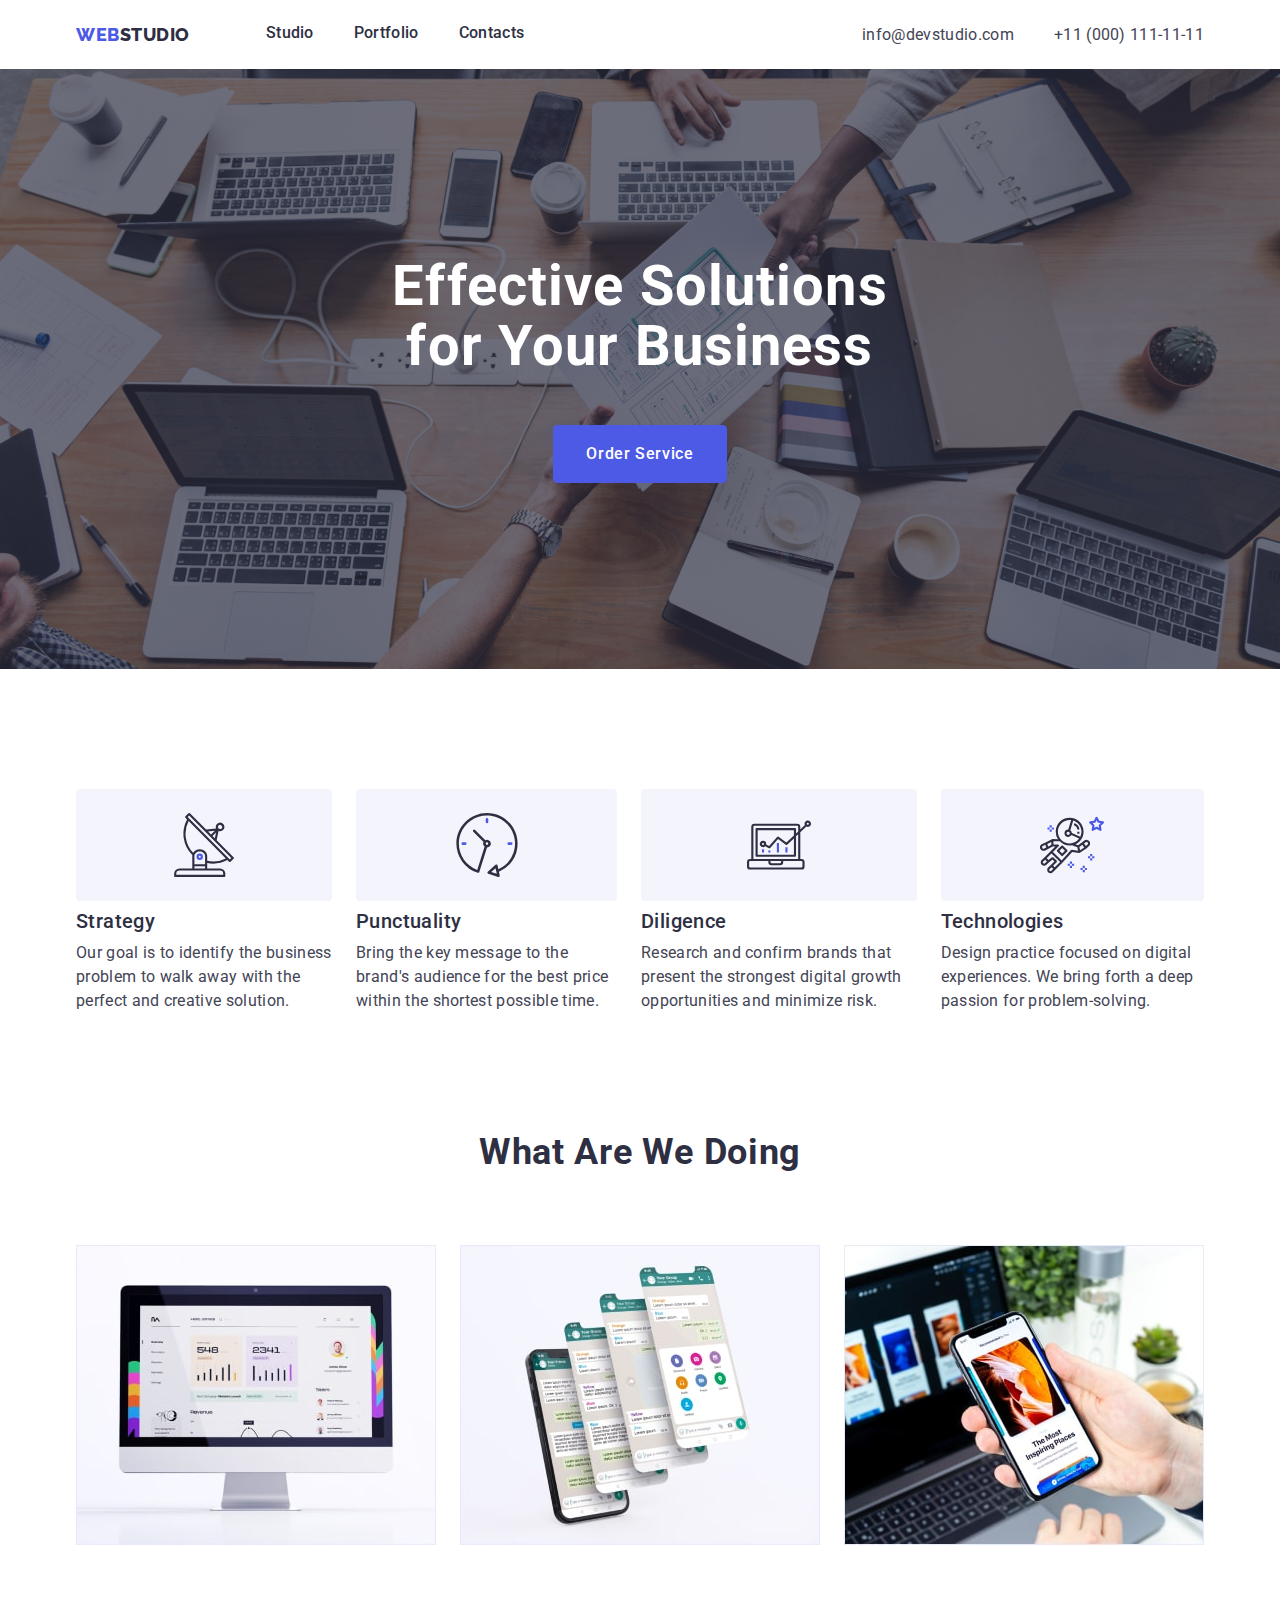
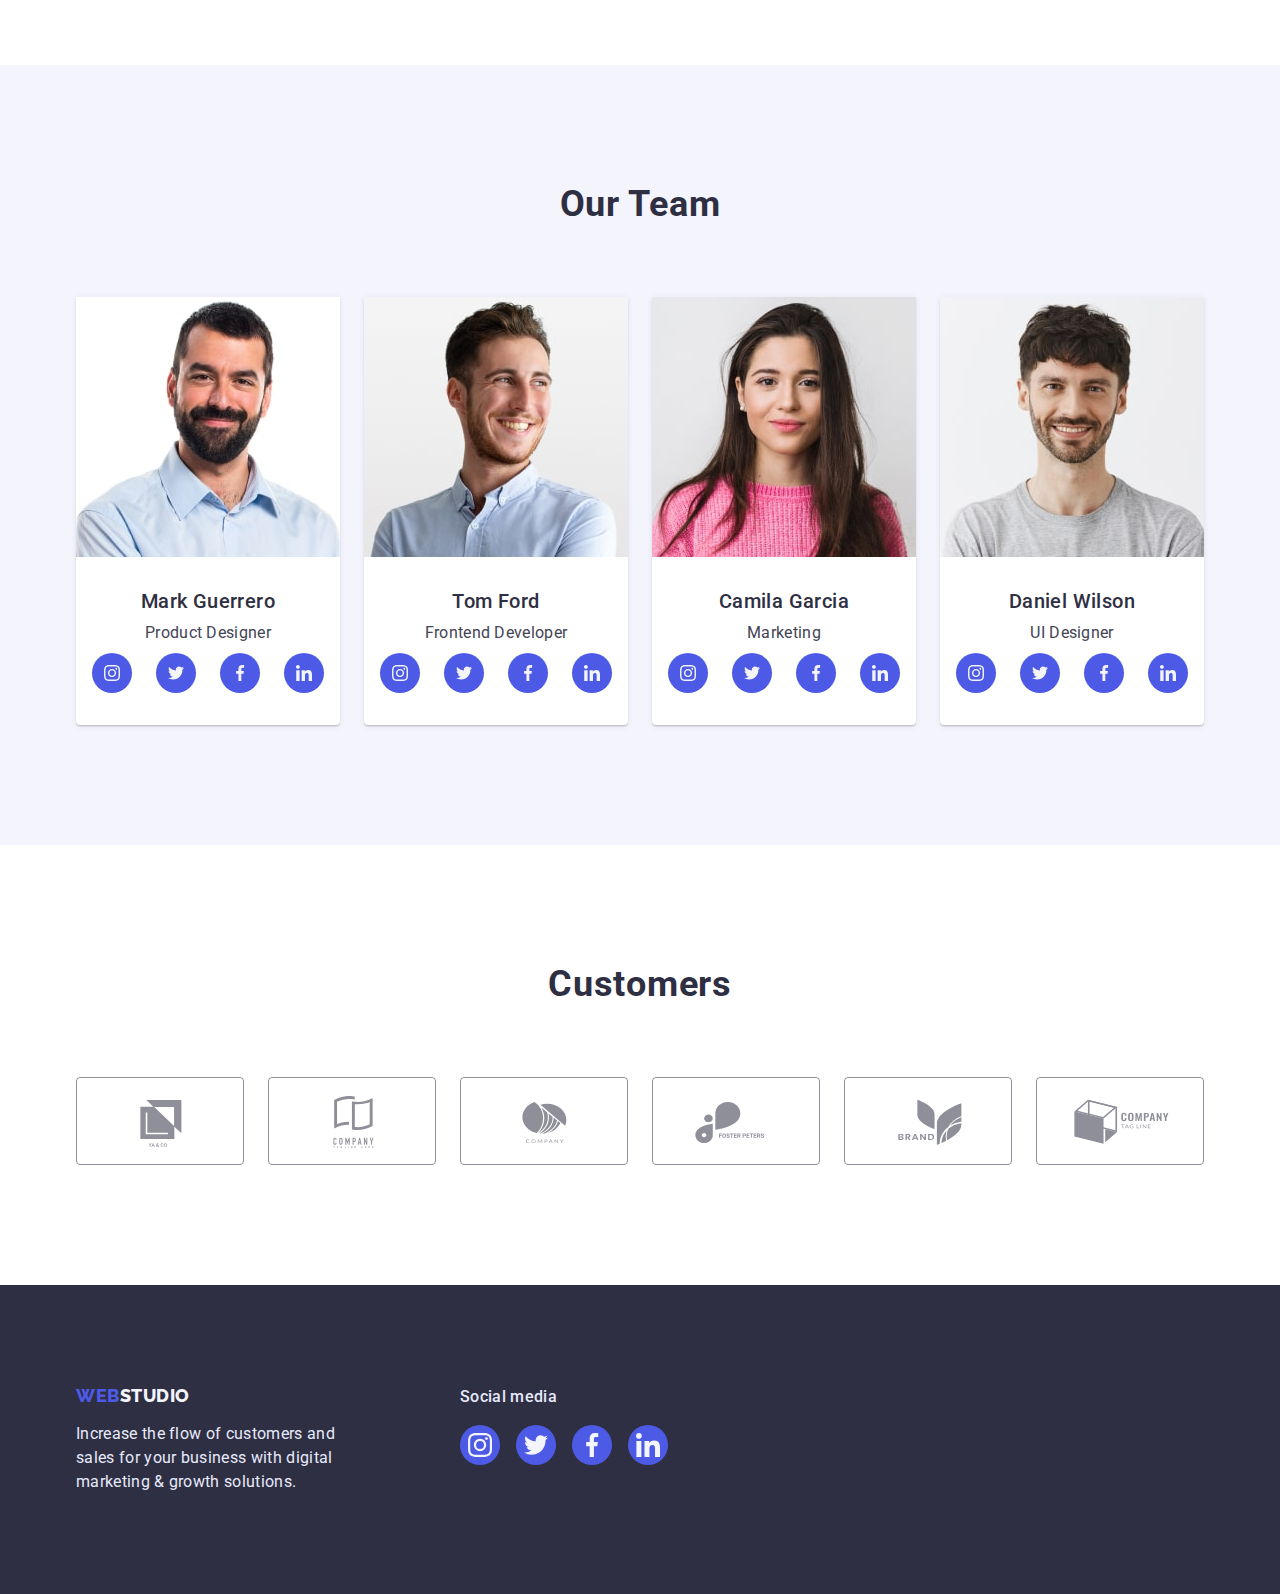
<file: index.html>
<!DOCTYPE html>
<html lang="en">
  <head>
    <meta charset="UTF-8" />
    <meta http-equiv="X-UA-Compatible" content="IE=edge" />
    <meta name="viewport" content="width=device-width, initial-scale=1.0" />
    <title>webstudio</title>
    <link rel="preconnect" href="https://fonts.googleapis.com" />
    <link rel="preconnect" href="https://fonts.gstatic.com" crossorigin />
    <link
      href="https://fonts.googleapis.com/css2?family=Raleway:wght@800&family=Roboto:wght@400;500;700;900&display=swap"
      rel="stylesheet"
    />
    <link
      rel="stylesheet"
      href="https://cdnjs.cloudflare.com/ajax/libs/modern-normalize/1.1.0/modern-normalize.min.css"
    />
    <link rel="stylesheet" href="./style.css" />
  </head>
  <body>
    <!-- HEADER -->
    <header>
      <div class="container main-nav">
        <!-- NAVIGATION -->
        <nav class="nav-item">
          <a href="./index.html" class="logo link">
            web<span class="up">Studio</span>
          </a>

          <ul class="site-nav list">
            <li class="item">
              <a href="./index.html" class="link">Studio</a>
            </li>
            <li class="item">
              <a href="./portfolio.html" class="link">Portfolio</a>
            </li>
            <li class="item"><a href="" class="link">Contacts</a></li>
          </ul>
        </nav>
        <!-- ADDRESS -->
        <address class="adr">
          <ul class="auth-nav list">
            <li class="item">
              <a href="mailto:info@devstudio.com" class="link"
                >info@devstudio.com</a
              >
            </li>
            <li class="item">
              <a href="tel:+11(000)111-11-11" class="link"
                >+11 (000) 111-11-11</a
              >
            </li>
          </ul>
        </address>
      </div>
    </header>
    <main>
      <!--hero_image(button)-->
      <section class="hero">
        <div class="container">
          <h1 class="hero-titele">Effective Solutions for Your Business</h1>
          <button type="button" class="button primary">Order Service</button>
        </div>
      </section>
      <!-- volues_of_the_company -->
      <section class="section">
        <div class="container">
          <h2 class="section-titel visually-hidden">Volues of the company</h2>
          <ul class="list card">
            <li class="item">
              <div class="icon-frame">
                <svg class="icon-volues" width="64" height="64">
                  <use href="./images/icons.svg#icon-antenna"></use>
                </svg>
              </div>
              <h3 class="section-item .icon-antena">Strategy</h3>
              <p class="exp">
                Our goal is to identify the business problem to walk away with
                the perfect and creative solution.
              </p>
            </li>
            <li class="item">
              <div class="icon-frame">
                <svg class="icon-volues" width="64" height="64">
                  <use href="./images/icons.svg#icon-clock"></use>
                </svg>
              </div>
              <h3 class="section-item">Punctuality</h3>
              <p class="exp">
                Bring the key message to the brand's audience for the best price
                within the shortest possible time.
              </p>
            </li>
            <li class="item">
              <div class="icon-frame">
                <svg class="icon-volues" width="64" height="64">
                  <use href="./images/icons.svg#icon-diagram"></use>
                </svg>
              </div>
              <h3 class="section-item">Diligence</h3>
              <p class="exp">
                Research and confirm brands that present the strongest digital
                growth opportunities and minimize risk.
              </p>
            </li>
            <li class="item">
              <div class="icon-frame">
                <svg class="icon-volues" width="64" height="64">
                  <use href="./images/icons.svg#icon-astronaut"></use>
                </svg>
              </div>
              <h3 class="section-item">Technologies</h3>
              <p class="exp">
                Design practice focused on digital experiences. We bring forth a
                deep passion for problem-solving.
              </p>
            </li>
          </ul>
        </div>
      </section>
      <!-- what_are_we_doing -->
      <section class="section-we-doing">
        <div class="container">
          <h2 class="section-titales">What are we doing</h2>
          <ul class="list card we-doing">
            <li class="item">
              <img src="./images/w_a_d_1.jpg" alt="big screen" width="360" />
            </li>
            <li class="item">
              <img src="./images/w_a_d_2.jpg" alt="phone app" width="360" />
            </li>
            <li class="item">
              <img src="./images/w_a_d_3.jpg" alt="mobile screen" width="360" />
            </li>
          </ul>
        </div>
      </section>
      <!-- Our-team -->
      <section class="team">
        <div class="container">
          <h2 class="section-titales head">Our team</h2>
          <ul class="list card teams">
            <li class="item">
              <img
                src="./images/mark_guerrero.jpg"
                alt="Foto of Mark Guerrero"
                width="264"
              />
              <div class="card-content">
                <h3 class="section-item desc">Mark Guerrero</h3>
                <p class="exp speciality">Product Designer</p>
                <ul class="social-networks list">
                  <li class="social-item">
                    <a href="#" class="social-link">
                      <svg class="social-icon" width="16" height="16">
                        <use href="./images/icons.svg#icon-instagram"></use>
                      </svg>
                    </a>
                  </li>
                  <li class="social-item">
                    <a href="#" class="social-link">
                      <svg class="social-icon" width="16" height="16">
                        <use href="./images/icons.svg#icon-twitter"></use>
                      </svg>
                    </a>
                  </li>
                  <li class="social-item">
                    <a href="#" class="social-link">
                      <svg class="social-icon" width="16" height="16">
                        <use href="./images/icons.svg#icon-facebook"></use>
                      </svg>
                    </a>
                  </li>
                  <li class="social-item">
                    <a href="#" class="social-link">
                      <svg class="social-icon" width="16" height="16">
                        <use href="./images/icons.svg#icon-linkedin"></use>
                      </svg>
                    </a>
                  </li>
                </ul>
              </div>
            </li>
            <li class="item">
              <img
                src="./images/tom_ford.jpg"
                alt="Foto of Tom Ford"
                width="264"
              />

              <div class="card-content">
                <h3 class="section-item desc">Tom Ford</h3>
                <p class="exp speciality">Frontend Developer</p>
                <ul class="social-networks list">
                  <li class="social-item">
                    <a href="#" class="social-link">
                      <svg class="social-icon" width="16" height="16">
                        <use href="./images/icons.svg#icon-instagram"></use>
                      </svg>
                    </a>
                  </li>
                  <li class="social-item">
                    <a href="#" class="social-link">
                      <svg class="social-icon" width="16" height="16">
                        <use href="./images/icons.svg#icon-twitter"></use>
                      </svg>
                    </a>
                  </li>
                  <li class="social-item">
                    <a href="#" class="social-link">
                      <svg class="social-icon" width="16" height="16">
                        <use href="./images/icons.svg#icon-facebook"></use>
                      </svg>
                    </a>
                  </li>
                  <li class="social-item">
                    <a href="#" class="social-link">
                      <svg class="social-icon" width="16" height="16">
                        <use href="./images/icons.svg#icon-linkedin"></use>
                      </svg>
                    </a>
                  </li>
                </ul>
              </div>
            </li>
            <li class="item">
              <img
                src="./images/camila_garcia.jpg"
                alt="Foto of Camila Garcia"
                width="264"
              />
              <div class="card-content">
                <h3 class="section-item desc">Camila Garcia</h3>
                <p class="exp speciality">Marketing</p>
                <ul class="social-networks list">
                  <li class="social-item">
                    <a href="#" class="social-link">
                      <svg class="social-icon" width="16" height="16">
                        <use href="./images/icons.svg#icon-instagram"></use>
                      </svg>
                    </a>
                  </li>
                  <li class="social-item">
                    <a href="#" class="social-link">
                      <svg class="social-icon" width="16" height="16">
                        <use href="./images/icons.svg#icon-twitter"></use>
                      </svg>
                    </a>
                  </li>
                  <li class="social-item">
                    <a href="#" class="social-link">
                      <svg class="social-icon" width="16" height="16">
                        <use href="./images/icons.svg#icon-facebook"></use>
                      </svg>
                    </a>
                  </li>
                  <li class="social-item">
                    <a href="#" class="social-link">
                      <svg class="social-icon" width="16" height="16">
                        <use href="./images/icons.svg#icon-linkedin"></use>
                      </svg>
                    </a>
                  </li>
                </ul>
              </div>
            </li>
            <li class="item">
              <img
                src="./images/daniel_wilson.jpg"
                alt="Foto of Daniel Wilson"
              />
              <div class="card-content desc">
                <h3 class="section-item">Daniel Wilson</h3>
                <p class="exp speciality">UI Designer</p>
                <ul class="social-networks list">
                  <li class="social-item">
                    <a href="#" class="social-link">
                      <svg class="social-icon" width="16" height="16">
                        <use href="./images/icons.svg#icon-instagram"></use>
                      </svg>
                    </a>
                  </li>
                  <li class="social-item">
                    <a href="#" class="social-link">
                      <svg class="social-icon" width="16" height="16">
                        <use href="./images/icons.svg#icon-twitter"></use>
                      </svg>
                    </a>
                  </li>
                  <li class="social-item">
                    <a href="#" class="social-link">
                      <svg class="social-icon" width="16" height="16">
                        <use href="./images/icons.svg#icon-facebook"></use>
                      </svg>
                    </a>
                  </li>
                  <li class="social-item">
                    <a href="#" class="social-link">
                      <svg class="social-icon" width="16" height="16">
                        <use href="./images/icons.svg#icon-linkedin"></use>
                      </svg>
                    </a>
                  </li>
                </ul>
              </div>
            </li>
          </ul>
        </div>
      </section>
      <!-- Customers -->
      <section class="section-customers">
        <div class="container">
          <h2 class="section-titales">Customers</h2>
          <ul class="clients-list list">
            <li class="clients-item">
              <a href="" class="client-link">
                <svg class="client-icon" width="104" height="56">
                  <use href="./images/icons.svg#icon-company01"></use>
                </svg>
              </a>
            </li>
            <li class="clients-item">
              <a href="" class="client-link">
                <svg class="client-icon" width="104" height="56">
                  <use href="./images/icons.svg#icon-company02"></use>
                </svg>
              </a>
            </li>
            <li class="clients-item">
              <a href="" class="client-link">
                <svg class="client-icon" width="104" height="56">
                  <use href="./images/icons.svg#icon-company03"></use>
                </svg>
              </a>
            </li>
            <li class="clients-item">
              <a href="" class="client-link">
                <svg class="client-icon" width="104" height="56">
                  <use href="./images/icons.svg#icon-company04"></use>
                </svg>
              </a>
            </li>
            <li class="clients-item">
              <a href="" class="client-link">
                <svg class="client-icon" width="104" height="56">
                  <use href="./images/icons.svg#icon-company05"></use>
                </svg>
              </a>
            </li>
            <li class="clients-item">
              <a href="" class="client-link">
                <svg class="client-icon" width="104" height="56">
                  <use href="./images/icons.svg#icon-company06"></use>
                </svg>
              </a>
            </li>
          </ul>
        </div>
      </section>
    </main>
    <!-- Footer -->
    <footer class="footer-bgcolor">
      <div class="container conteiner-footer">
        <div>
          <a href="./index.html" class="footer-logo link">
            web<span class="down">Studio</span>
          </a>
          <p class="footer-titele">
            Increase the flow of customers and sales for your business with
            digital marketing & growth solutions.
          </p>
        </div>
        <!-- social-networks -->
        <div class="footer-block">
          <p class="footer-socialtext">Social media</p>
          <ul class="social-footer list">
            <li class="social-item">
              <a href="#" class="footer-items">
                <svg class="social-icon" width="24" height="24">
                  <use href="./images/icons.svg#icon-instagram"></use>
                </svg>
              </a>
            </li>
            <li class="social-item">
              <a href="#" class="footer-items">
                <svg class="social-icon" width="24" height="24">
                  <use href="./images/icons.svg#icon-twitter"></use>
                </svg>
              </a>
            </li>
            <li class="social-item">
              <a href="#" class="footer-items">
                <svg class="social-icon" width="24" height="24">
                  <use href="./images/icons.svg#icon-facebook"></use>
                </svg>
              </a>
            </li>
            <li class="social-item">
              <a href="#" class="footer-items">
                <svg class="social-icon" width="24" height="24">
                  <use href="./images/icons.svg#icon-linkedin"></use>
                </svg>
              </a>
            </li>
          </ul>
        </div>
      </div>
    </footer>
  </body>
</html>
</file>
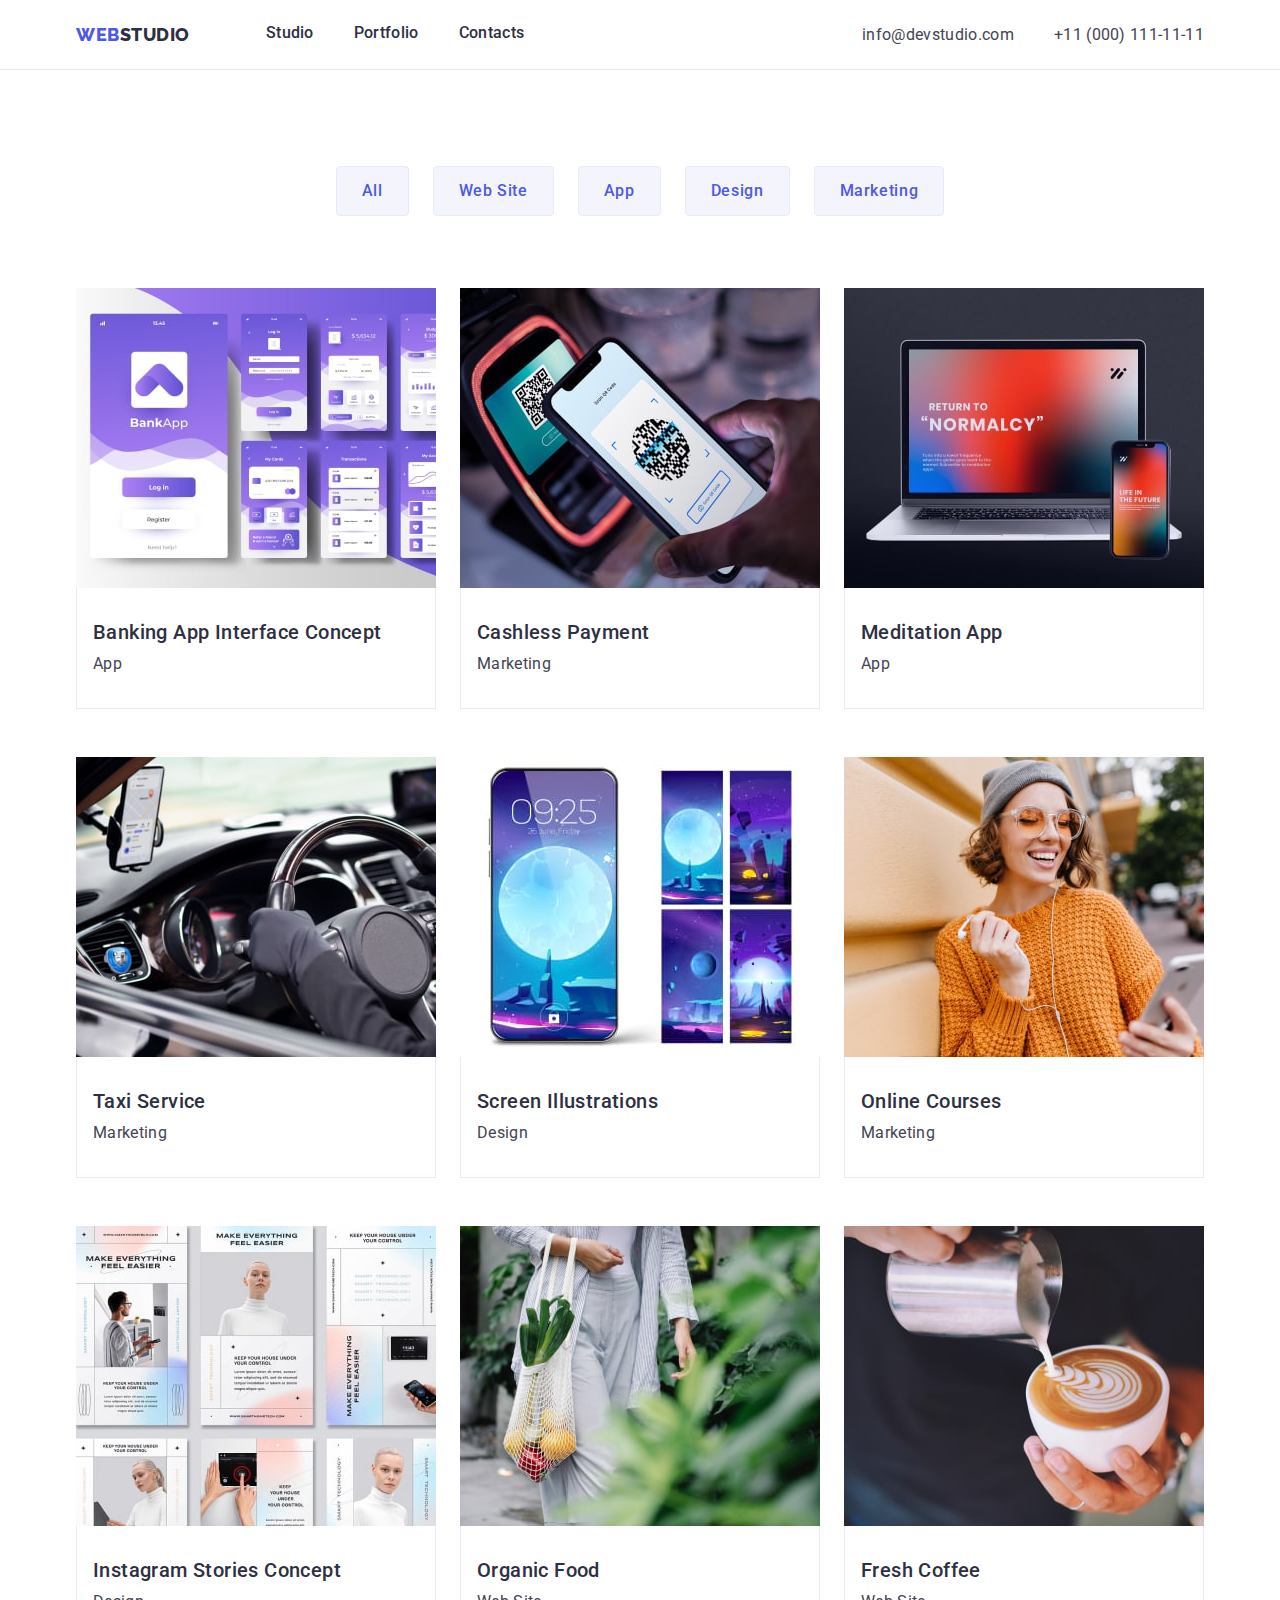
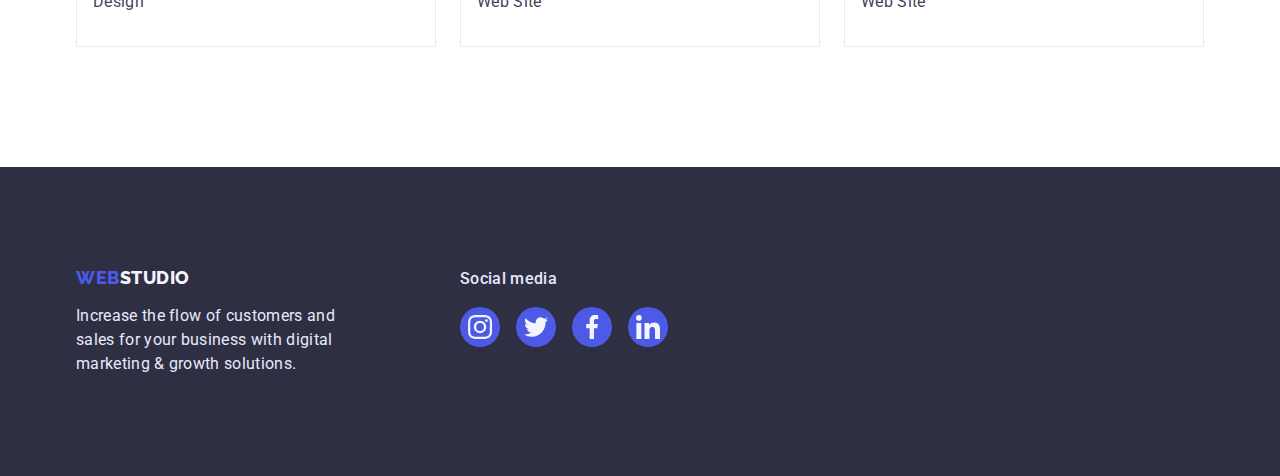
<file: portfolio.html>
<!DOCTYPE html>
<html lang="en">
  <head>
    <meta charset="UTF-8" />
    <meta http-equiv="X-UA-Compatible" content="IE=edge" />
    <meta name="viewport" content="width=device-width, initial-scale=1.0" />
    <title>Portfolio</title>
    <link rel="preconnect" href="https://fonts.googleapis.com" />
    <link rel="preconnect" href="https://fonts.gstatic.com" crossorigin />
    <link
      href="https://fonts.googleapis.com/css2?family=Raleway:wght@800&family=Roboto:wght@400;500;700;900&display=swap"
      rel="stylesheet"
    />
    <link
      rel="stylesheet"
      href="https://cdnjs.cloudflare.com/ajax/libs/modern-normalize/1.1.0/modern-normalize.min.css"
    />
    <link rel="stylesheet" href="./style.css" />
  </head>
  <body>
    <!-- HEADER -->
    <header>
      <div class="header-box">
        <div class="container main-nav">
          <!-- NAVIGATION -->
          <nav class="nav-item">
            <a href="./index.html" class="logo link">
              web<span class="up">Studio</span>
            </a>

            <ul class="site-nav list">
              <li class="item">
                <a href="./index.html" class="link">Studio</a>
              </li>
              <li class="item">
                <a href="./portfolio.html" class="link">Portfolio</a>
              </li>
              <li class="item"><a href="" class="link">Contacts</a></li>
            </ul>
          </nav>
          <!-- ADDRESS -->
          <address class="adr">
            <ul class="auth-nav list">
              <li class="item">
                <a href="mailto:info@devstudio.com" class="link"
                  >info@devstudio.com</a
                >
              </li>
              <li class="item">
                <a href="tel:+11(000)111-11-11" class="link"
                  >+11 (000) 111-11-11</a
                >
              </li>
            </ul>
          </address>
        </div>
      </div>
    </header>
    <main>
      <section class="section portfolio">
        <div class="container">
          <!-- our works -->
          <h1 class="hero-titele visually-hidden">our works</h1>
          <!-- filter -->
          <ul class="filter-main list">
            <li class="button-item">
              <button type="button" class="button filter">All</button>
            </li>
            <li class="button-item">
              <button type="button" class="button filter">Web Site</button>
            </li>
            <li class="button-item">
              <button type="button" class="button filter">App</button>
            </li>
            <li class="button-item">
              <button type="button" class="button filter">Design</button>
            </li>
            <li class="button-item">
              <button type="button" class="button filter">Marketing</button>
            </li>
          </ul>
          <!-- examples -->
          <ul class="section-img list">
            <li class="conteiner-img">
              <a href="#" class="link card-link">
                <img
                  src="./images/bank.jpg"
                  alt="Examples of bankinng app"
                  width="360"
                />
                <div class="card-img">
                  <h2 class="section-item">Banking App Interface Concept</h2>
                  <p class="exp type">App</p>
                </div></a
              >
            </li>
            <li class="conteiner-img">
              <a href="#" class="link card-link">
                <img
                  src="./images/cash.jpg"
                  alt="Cashless payment examples"
                  width="360"
                />
                <div class="card-img">
                  <h2 class="section-item">Cashless Payment</h2>
                  <p class="exp type">Marketing</p>
                </div></a
              >
            </li>
            <li class="conteiner-img">
              <a href="#" class="link card-link">
                <img
                  src="./images/meditaion.jpg"
                  alt="Examples of Meditaion App "
                  width="360"
                />
                <div class="card-img">
                  <h2 class="section-item">Meditation App</h2>
                  <p class="exp type">App</p>
                </div></a
              >
            </li>
            <li class="conteiner-img">
              <a href="#" class="link card-link">
                <img
                  src="./images/taxi.jpg"
                  alt="Examples of Taxi Service App "
                  width="360"
                />
                <div class="card-img">
                  <h2 class="section-item">Taxi Service</h2>
                  <p class="exp type">Marketing</p>
                </div></a
              >
            </li>
            <li class="conteiner-img">
              <a href="#" class="link card-link">
                <img
                  src="./images/illustr.jpg"
                  alt="Examples of Screen Illustrations Design"
                  width="360"
                />
                <div class="card-img">
                  <h2 class="section-item">Screen Illustrations</h2>
                  <p class="exp type">Design</p>
                </div></a
              >
            </li>
            <li class="conteiner-img">
              <a href="#" class="link card-link">
                <img
                  src="./images/online.jpg"
                  alt="Girl with tablet"
                  width="360"
                />
                <div class="card-img">
                  <h2 class="section-item">Online Courses</h2>
                  <p class="exp type">Marketing</p>
                </div></a
              >
            </li>
            <li class="conteiner-img">
              <a href="#" class="link card-link">
                <img
                  src="./images/instagram_stories_concept.jpg"
                  alt="Examples of Instagram stories"
                  width="360"
                />
                <div class="card-img">
                  <h2 class="section-item">Instagram Stories Concept</h2>
                  <p class="exp type">Design</p>
                </div></a
              >
            </li>
            <li class="conteiner-img">
              <a href="#" class="link card-link">
                <img
                  src="./images/organic_food.jpg"
                  alt="Examples of Instagram stories"
                  width="360"
                />
                <div class="card-img">
                  <h2 class="section-item">Organic Food</h2>
                  <p class="exp type">Web Site</p>
                </div></a
              >
            </li>
            <li class="conteiner-img">
              <a href="#" class="link card-link">
                <img
                  src="./images/fresh_coffee.jpg"
                  alt="Pouring coffee"
                  width="360"
                />
                <div class="card-img">
                  <h2 class="section-item">Fresh Coffee</h2>
                  <p class="exp type">Web Site</p>
                </div></a
              >
            </li>
          </ul>
        </div>
      </section>
    </main>
    <!-- Footer -->
    <footer class="footer-bgcolor">
      <div class="container conteiner-footer">
        <div>
          <a href="./index.html" class="footer-logo link">
            web<span class="down">Studio</span>
          </a>
          <p class="footer-titele">
            Increase the flow of customers and sales for your business with
            digital marketing & growth solutions.
          </p>
        </div>
        <!-- social-networks -->
        <div class="footer-block">
          <p class="footer-socialtext">Social media</p>
          <ul class="social-footer list">
            <li class="social-item">
              <a href="#" class="footer-items">
                <svg class="social-icon" width="24" height="24">
                  <use href="./images/icons.svg#icon-instagram"></use>
                </svg>
              </a>
            </li>
            <li class="social-item">
              <a href="#" class="footer-items">
                <svg class="social-icon" width="24" height="24">
                  <use href="./images/icons.svg#icon-twitter"></use>
                </svg>
              </a>
            </li>
            <li class="social-item">
              <a href="#" class="footer-items">
                <svg class="social-icon" width="24" height="24">
                  <use href="./images/icons.svg#icon-facebook"></use>
                </svg>
              </a>
            </li>
            <li class="social-item">
              <a href="#" class="footer-items">
                <svg class="social-icon" width="24" height="24">
                  <use href="./images/icons.svg#icon-linkedin"></use>
                </svg>
              </a>
            </li>
          </ul>
        </div>
      </div>
    </footer>
  </body>
</html>
</file>
<file: style.css>
:root {
--primary-text-color:#434455;
--titel-text-color: #2E2F42;
--logo-color: #4D5AE5;
--secondary-text-color:#F4F4FD;
--button-focus-color:#404BBF;
--footer-text-color:#E7E9FC;
--back-main-color: #ffffff;
--button-focus-color:#404BBF;
--crad-shodow-color: box-shadow: 0px 1px 6px rgba(46, 47, 66, 0.08), 0px 1px 1px rgba(46, 47, 66, 0.16), 0px 2px 1px rgba(46, 47, 66, 0.08);
--icon-border:#8E8F99;
--secondary-bgcolor-networks: #31D0AA;
}

body {
    background-color: var(--back-main-color);
    color: var(--primary-text-color);

    font-family: Roboto, sans-serif;
}

h1, 
h2, 
h3, 
h4, 
h5, 
h6, 
p {
margin: 0;
}

ul, ol {
    list-style: none;
    padding-left: 0;
    margin: 0;
}

a {
    text-decoration: none;

}
img {display: block;
max-width: 100%;
height: auto;}


button {
    display: block;
    border: none;
    font-family: inherit;
    border-radius: 4px;
}

.container {
    width: 1158px;
    padding: 0 15px;
    margin: 0 auto;
}

.section {
    padding-top: 120px;
    padding-bottom: 120px;
}

.visually-hidden {
    position: absolute;
    width: 1px;
    height: 1px;
    margin: -1px;
    border: 0;
    padding: 0;

    white-space: nowrap;
    clip-path: inset(100%);
    clip: rect(0 0 0 0);
    overflow: hidden;
}
/* STYLE RESET */
.link {text-decoration: none;}
.list {list-style: none;
    margin: 0;}


/* LOGO */
.logo.link {
display: flex;
padding-top: 24px;
padding-bottom: 24px;
margin-right: 76px;}

.logo {
    color: var(--logo-color);
    font-family: Raleway, sans-serif;
    font-weight: 800;
    font-size: 18px;
    line-height: 1.17;
    letter-spacing: 0.03em;
    text-transform: uppercase;
    text-decoration: none;
}
.footer-logo 
{color: var(--logo-color);
    font-family: Raleway, sans-serif;
    font-weight: 800;
    font-size: 18px;
    line-height: 1.17;
    letter-spacing: 0.03em;
    text-transform: uppercase;
    text-decoration: none;}
.footer-logo > .down {color: var(--secondary-text-color);}
.logo .up {color: var(--titel-text-color);}
.logo:hover,
.logo:focus {
    color: var(--button-focus-color);}



  /*-------------------------------- HEADER--------------------------- */
.main-nav {
    display: flex;
    align-items: center;
}

.nav-item {
    display: flex;
}
  .adr {
margin-left: auto;

display: flex;
font-style: normal;
}

/*----------------------------------- SITE NAV -------------------------*/
.site-nav {
    display: flex;
}

.site-nav .item:not(:last-child) {
    margin-right: 40px;
}
.site-nav .link {
    display: block;
    padding-top: 21px;
    padding-bottom: 21px;  
    color: var(--titel-text-color);
    font-weight: 500;
    font-size: 16px;
    line-height: 1.5;
    letter-spacing: 0.02em;
    text-decoration: none;}

.site-nav .link:hover, 
.site-nav .link:focus 
{color: var(--button-focus-color);}


/* ----------------------------------------AUTH NAV -------------------------------*/
.auth-nav {
    display: flex;
}

.auth-nav .item + .item
    {margin-left: 40px;}
.auth-nav .item {
    padding-top: 21px;
    padding-bottom: 21px;}

.auth-nav .link {color: var(--primary-text-color);
    font-weight: 400;
    font-size: 16px;
    line-height: 1.5;
    letter-spacing: 0.02em;
    text-decoration: none;}

.auth-nav .link:hover,
.auth-nav .link:focus {
    color: var(--button-focus-color);
}

.header-box {
    border: 1px solid var(--footer-text-color);
    border-top: none;
    border-left: none;
    border-right: none;}

/* -------------------------------------HERO ----------------------------*/

.hero 
{
max-width: 1600px;
height: 600px;
margin-left: auto;
margin-right: auto;
background-image: linear-gradient(to right, rgba(46, 47, 66, 0.7), rgba(46, 47, 66, 0.7)), url(./images/hero-bg.jpg);
background-position: center;
background-size: cover;
background-repeat: no-repeat;
        
background-color: var(--titel-text-color);
text-align: center;
padding: 188px 0;}
.hero-titele {
    max-width: 496px;
    margin: 0 auto;
    color:var(--back-main-color);
    font-weight: 700;
    font-size: 56px;
    line-height: 1.07;
    letter-spacing: 0.02em;
}


/* ----------------------------------------SECTION ------------------------------*/
.flex {
    display: flex;
}
.team{
    background-color: var(--secondary-text-color);
    padding-bottom: 120px;
    padding-top: 120px;
}

.section-titales {
    margin-bottom: 72px;
    color: var(--titel-text-color);
    font-size: 36px;
    line-height: 1.11;
    text-align: center;
    letter-spacing: 0.02em;
    text-transform: capitalize;
}

.section-titele {color: var(--titel-text-color);
    font-weight: 700;
    font-size: 36px;
    line-height: 1.11;
    text-transform: capitalize;
    }
.section-item {
    margin-bottom: 8px;
    color: var(--titel-text-color);
    font-weight: 500;
    font-size: 20px;
    line-height: 1.2;
    letter-spacing: 0.02em;
    }

.exp {
    line-height: 1.5;
    color: var(--primary-text-color);
    letter-spacing: 0.02em;}
/* -----------------------------------------------VOLUES OF THE COMPANY--------------------------------- */
.icon-frame {
    display: flex;
    align-items: center;
    justify-content: center;
    height: 112px;
    background-color: var(--secondary-text-color);
    border-radius: 4px;
    margin-bottom: 8px;
}
/* -------------------------------------------------CARD--------------------------*/

.card {
    display: flex;}

.card .item+.item {
    margin-left: 24px;}
.card.teams > .item {
    flex-basis: calc(100% / 3 - 24px);
background-color: var(--back-main-color);
    border-radius: 0px 0px 4px 4px;
    box-shadow: 0px 1px 6px rgba(46, 47, 66, 0.08), 0px 1px 1px rgba(46, 47, 66, 0.16), 0px 2px 1px rgba(46, 47, 66, 0.08);
}

.card.we-doing >.item {
    flex-basis: calc(100% / 2 - 24px);}


/* ----------------------------------------WE ARE DOING --------------------------------------------*/
.section-we-doing {
    padding-bottom: 120px;
}


/*------------------------------------------ OUR TEAM-------------------------------------- */

.card-content {
    padding: 32px 16px;}

.item .desc, .speciality {
    text-align: center;
}

/* -----------------------------------------------SOCIAL NETWORKS--------------------------------- */
.social-networks {
    display: flex;
    align-items: flex-start;
    margin: 8px 0px 0px 0px;
    gap: 0px 24px;
}
.social-link {
    display: flex;
    width: 40px;
    height: 40px;
    justify-content: center;
    align-items: center;
    border-radius: 50%;
    background-color: var(--logo-color);
}

.social-icon {
    fill: var(--secondary-text-color);}

    .social-link:hover,
.social-link:focus {
    background-color: var(--button-focus-color);
}
/*--------------------------------------------- Customers --------------------------------------------*/

.section-customers {
    padding-bottom: 120px;
    padding-top: 120px;
}
.clients-list {
    display: flex;
    gap: 0px 24px;
}

.client-link {
    display: flex;
    border: 1px solid currentColor;
    border-radius: 4px;
    width: 168px;
    height: 88px;
    justify-content: center;
    align-items: center;
    color: var(--icon-border);
}
.client-link:hover,
.client-link:focus {
    border-color: var(--button-focus-color);
    color: var(--button-focus-color);
    }
.client-icon {
 fill: currentColor}
/*----------------------------------------------- BUTTONS -------------------------------------------*/
.button.primary {
        border-radius: 4px;
    padding: 16px 32px;
    border: 1px solid var(--logo-color);
   margin-top: 48px;
   margin-left: auto;
   margin-right: auto;

       background-color: var(--logo-color);
    color: var(--back-main-color);
    font-weight: 500;
    font-size: 16px;
    line-height: 1.5;
    letter-spacing: 0.04em;
    cursor: pointer;}

.button.primary:focus,
.button.primary:hover {
    color: var(--back-main-color);
    background-color: var(--button-focus-color);
border: 1px solid transparent;}



.button.filter {
   
    border: 1px solid #E7E9FC;
        border-radius: 4px;
        padding: 12px 25px;
    background: var(--secondary-text-color);
    color: var(--logo-color);
    font-weight: 500;
    font-size: 16px;
    line-height: 1.5;
    letter-spacing: 0.04em;
cursor: pointer;}

.button.filter:focus,
.button.filter:hover {
    color:var(--back-main-color);
    background-color:var(--button-focus-color);
    border: 1px solid transparent;
box-shadow: 0px 3px 1px rgba(0, 0, 0, 0.1), 0px 2px 1px rgba(0, 0, 0, 0.08), 0px 2px 2px rgba(0, 0, 0, 0.12);
    border-radius: 4px;
}


.button-item:not(:last-child) {margin-right: 24px;}


.filter-main {
    display: flex;
    justify-content: center;
    margin-bottom: 72px;
}
/* CURSOR */
.filter {
 display: flex;
justify-content: center;
}

  /*------------------------------------------ FOOTER-------------------------------*/
.conteiner-footer {
    display: flex;
}

  .footer-bgcolor {
    background-color: var(--titel-text-color); 
padding: 100px 0; }
    
  .footer-titele {
margin-top: 16px;

    width: 264px;
      color: var(--footer-text-color);
    line-height:1.5;
    letter-spacing: 0.02em;
  }

.footer-block {
margin-left: 120px;}

.footer-socialtext {
    width: 264px;
        color: var(--footer-text-color);
        line-height: 1.5;
        letter-spacing: 0.02em;
        font-weight: 500;
            font-size: 16px;
}

.social-footer {
    display: flex;
    align-items: flex-start;
    margin: 16px 0px 0px 0px;
    gap: 16px;
}

.footer-items {
    display: flex;
    width: 40px;
    height: 40px;
    justify-content: center;
    align-items: center;
    border-radius: 50%;
    background-color: var(--logo-color);
}

.social-icon {
    fill: var(--secondary-text-color);
}

.footer-items:hover,
.footer-items:focus {
    background-color: var(--secondary-bgcolor-networks);
}


  /* --------------------------------------------PORTFOLIO -------------------------------------*/
.section.portfolio {
    padding-top: 96px;
}

  .section-img {
      display: flex;
      flex-wrap: wrap;
    gap: 48px 24px;

}

.card-img {
    border: 1px solid #E7E9FC;
    padding: 32px 16px;
    border-top: 0;
}

.card-link {
    display: block;
    
}

.card-link:hover,
.card-link:focus {
box-shadow: 0px 1px 6px rgba(46, 47, 66, 0.08), 0px 1px 1px rgba(46, 47, 66, 0.16), 0px 2px 1px rgba(46, 47, 66, 0.08);
}
</file>
